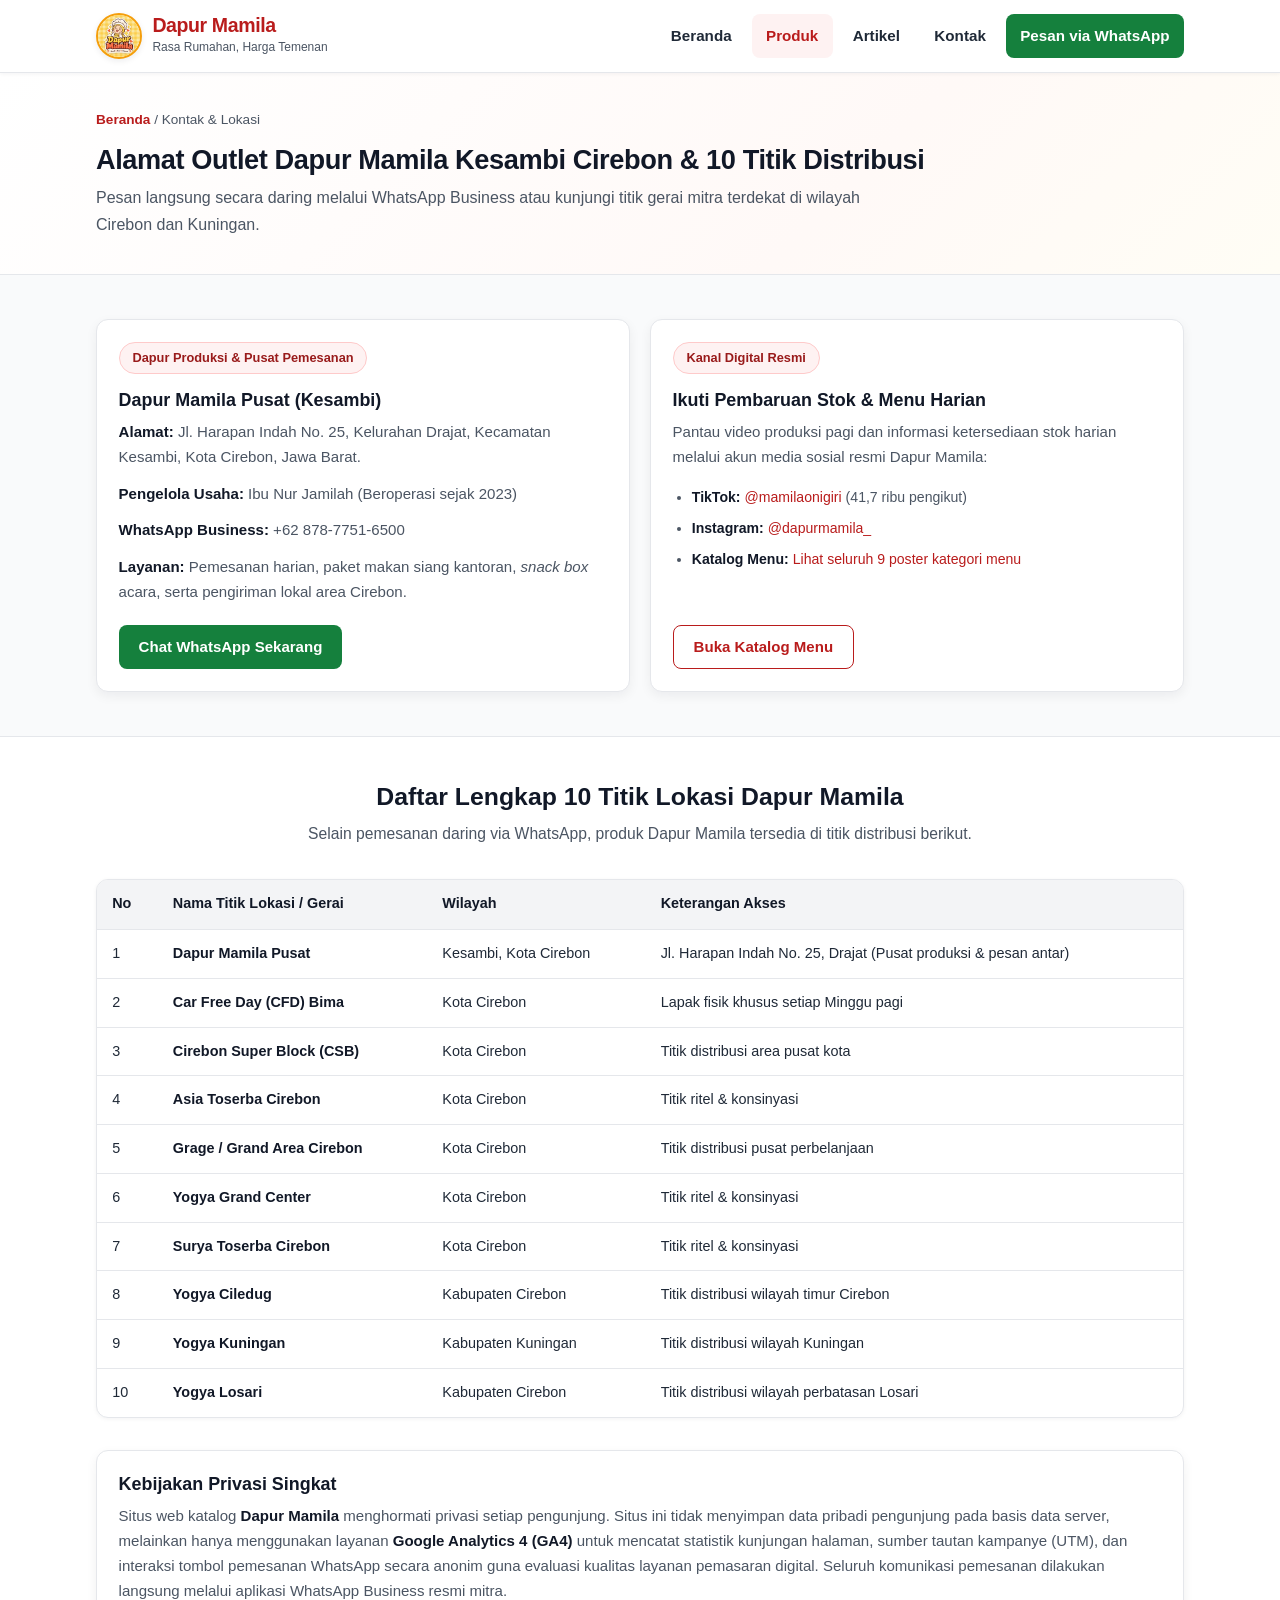
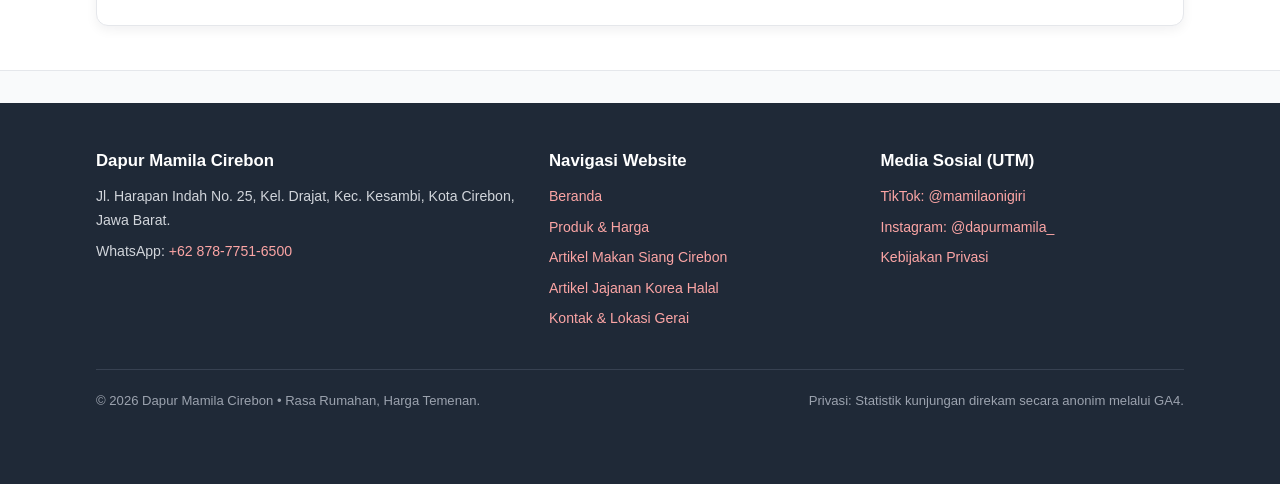
<file: kontak.html>
<!DOCTYPE html>
<html lang="id">
<head>
  <meta charset="UTF-8">
  <meta name="viewport" content="width=device-width, initial-scale=1.0">
  <title>Alamat Outlet Dapur Mamila Kesambi Cirebon &amp; 10 Titik Gerai</title>
  <meta name="description" content="Alamat outlet Dapur Mamila Kesambi Cirebon di Jl. Harapan Indah No. 25 Drajat, kontak WhatsApp +62 878-7751-6500, serta daftar 10 titik distribusi Cirebon &amp; Kuningan.">
  <link rel="canonical" href="https://usernamenyasyariefaja.github.io/dapur-mamila/kontak.html">

  <meta property="og:type" content="website">
  <meta property="og:title" content="Alamat Outlet Dapur Mamila Kesambi Cirebon &amp; 10 Titik Gerai">
  <meta property="og:description" content="Hubungi WhatsApp Dapur Mamila atau kunjungi 10 titik distribusi resmi di Cirebon dan Kuningan.">
  <meta property="og:url" content="https://usernamenyasyariefaja.github.io/dapur-mamila/kontak.html">
  <meta property="og:image" content="https://usernamenyasyariefaja.github.io/dapur-mamila/assets/img/poster-kimdak.jpg">

  <link rel="stylesheet" href="assets/css/style.css">
<!-- Tambahkan Favicon Logo Dapur Mamila di dalam <head> -->
  <link rel="icon" type="image/jpeg" href="assets/img/profile.jpg">
  <link rel="stylesheet" href="assets/css/style.css">
  <!-- Google Analytics 4 -->
  <script async src="https://www.googletagmanager.com/gtag/js?id=G-XXXXXXXXXX"></script>
  <script>
    window.dataLayer = window.dataLayer || [];
    function gtag() { dataLayer.push(arguments); }
    gtag('js', new Date());
    gtag('config', 'G-JTW48EKPYB');
  </script>
</head>
<body>
  <a class="skip-link" href="#konten-utama">Langsung ke informasi kontak</a>

  <!-- Ganti bagian <header> di kelima halaman HTML agar menampilkan foto profil di sisi kiri -->
  <header class="site-header">
    <div class="container nav-wrapper">
      <a href="index.html" class="brand" aria-label="Beranda Dapur Mamila">
        <img src="assets/img/profile.jpg" alt="Logo Dapur Mamila" class="brand-logo" width="48" height="48">
        <span class="brand-text">
          <span class="brand-name">Dapur Mamila</span>
          <span class="brand-tagline">Rasa Rumahan, Harga Temenan</span>
        </span>
      </a>

      <button id="nav-toggle" class="nav-toggle" type="button" aria-expanded="false" aria-controls="nav-menu">
        Menu ☰
      </button>

      <nav id="nav-menu" class="nav-menu" aria-label="Navigasi Utama">
        <a href="index.html">Beranda</a>
        <a href="produk.html" class="active">Produk</a>
        <a href="artikel-makan-siang-cirebon.html">Artikel</a>
        <a href="kontak.html">Kontak</a>
        <a href="https://wa.me/6287877516500?text=Halo%20Dapur%20Mamila,%20saya%20ingin%20memesan%20menu."
           class="btn btn-wa btn-sm track-wa" data-wa-label="Header CTA WhatsApp" target="_blank" rel="noopener">
          Pesan via WhatsApp
        </a>
      </nav>
    </div>
  </header>

  <main id="konten-utama">
    <section class="page-banner">
      <div class="container">
        <p class="breadcrumb"><a href="index.html">Beranda</a> / Kontak &amp; Lokasi</p>
        <h1>Alamat Outlet Dapur Mamila Kesambi Cirebon &amp; 10 Titik Distribusi</h1>
        <p>Pesan langsung secara daring melalui WhatsApp Business atau kunjungi titik gerai mitra terdekat di wilayah Cirebon dan Kuningan.</p>
      </div>
    </section>

    <section class="section">
      <div class="container grid-2">
        <article class="card">
          <div>
            <span class="badge">Dapur Produksi &amp; Pusat Pemesanan</span>
            <h2>Dapur Mamila Pusat (Kesambi)</h2>
            <p style="margin-bottom:0.75rem;">
              <strong>Alamat:</strong> Jl. Harapan Indah No. 25, Kelurahan Drajat, Kecamatan Kesambi, Kota Cirebon, Jawa Barat.
            </p>
            <p style="margin-bottom:0.75rem;">
              <strong>Pengelola Usaha:</strong> Ibu Nur Jamilah (Beroperasi sejak 2023)
            </p>
            <p style="margin-bottom:0.75rem;">
              <strong>WhatsApp Business:</strong> +62 878-7751-6500
            </p>
            <p style="margin-bottom:1.25rem;">
              <strong>Layanan:</strong> Pemesanan harian, paket makan siang kantoran, <em>snack box</em> acara, serta pengiriman lokal area Cirebon.
            </p>
          </div>
          <div>
            <a href="https://wa.me/6287877516500?text=Halo%20Dapur%20Mamila%20Kesambi,%20saya%20mau%20pesan%20menu."
               class="btn btn-wa track-wa" data-wa-label="Kontak Card Pusat WA" target="_blank" rel="noopener">
              Chat WhatsApp Sekarang
            </a>
          </div>
        </article>

        <article class="card">
          <div>
            <span class="badge">Kanal Digital Resmi</span>
            <h2>Ikuti Pembaruan Stok &amp; Menu Harian</h2>
            <p style="margin-bottom:1rem;">
              Pantau video produksi pagi dan informasi ketersediaan stok harian melalui akun media sosial resmi Dapur Mamila:
            </p>
            <ul style="margin-left:1.2rem; margin-bottom:1.25rem; color:var(--text-muted);">
              <li style="margin-bottom:0.5rem;">
                <strong>TikTok:</strong> <a href="https://www.tiktok.com/@mamilaonigiri?utm_source=website&utm_medium=kontak_page&utm_campaign=teman_lapar_cirebon" target="_blank" rel="noopener">@mamilaonigiri</a> (41,7 ribu pengikut)
              </li>
              <li style="margin-bottom:0.5rem;">
                <strong>Instagram:</strong> <a href="https://www.instagram.com/dapurmamila_/?utm_source=website&utm_medium=kontak_page&utm_campaign=teman_lapar_cirebon" target="_blank" rel="noopener">@dapurmamila_</a>
              </li>
              <li>
                <strong>Katalog Menu:</strong> <a href="produk.html">Lihat seluruh 9 poster kategori menu</a>
              </li>
            </ul>
          </div>
          <div>
            <a href="produk.html" class="btn btn-outline">Buka Katalog Menu</a>
          </div>
        </article>
      </div>
    </section>

    <section class="section section-alt" aria-labelledby="judul-daftar-gerai">
      <div class="container">
        <div class="section-header">
          <h2 id="judul-daftar-gerai">Daftar Lengkap 10 Titik Lokasi Dapur Mamila</h2>
          <p>Selain pemesanan daring via WhatsApp, produk Dapur Mamila tersedia di titik distribusi berikut.</p>
        </div>

        <div class="table-wrap">
          <table>
            <thead>
              <tr>
                <th>No</th>
                <th>Nama Titik Lokasi / Gerai</th>
                <th>Wilayah</th>
                <th>Keterangan Akses</th>
              </tr>
            </thead>
            <tbody>
              <tr>
                <td>1</td>
                <td><strong>Dapur Mamila Pusat</strong></td>
                <td>Kesambi, Kota Cirebon</td>
                <td>Jl. Harapan Indah No. 25, Drajat (Pusat produksi &amp; pesan antar)</td>
              </tr>
              <tr>
                <td>2</td>
                <td><strong>Car Free Day (CFD) Bima</strong></td>
                <td>Kota Cirebon</td>
                <td>Lapak fisik khusus setiap Minggu pagi</td>
              </tr>
              <tr>
                <td>3</td>
                <td><strong>Cirebon Super Block (CSB)</strong></td>
                <td>Kota Cirebon</td>
                <td>Titik distribusi area pusat kota</td>
              </tr>
              <tr>
                <td>4</td>
                <td><strong>Asia Toserba Cirebon</strong></td>
                <td>Kota Cirebon</td>
                <td>Titik ritel &amp; konsinyasi</td>
              </tr>
              <tr>
                <td>5</td>
                <td><strong>Grage / Grand Area Cirebon</strong></td>
                <td>Kota Cirebon</td>
                <td>Titik distribusi pusat perbelanjaan</td>
              </tr>
              <tr>
                <td>6</td>
                <td><strong>Yogya Grand Center</strong></td>
                <td>Kota Cirebon</td>
                <td>Titik ritel &amp; konsinyasi</td>
              </tr>
              <tr>
                <td>7</td>
                <td><strong>Surya Toserba Cirebon</strong></td>
                <td>Kota Cirebon</td>
                <td>Titik ritel &amp; konsinyasi</td>
              </tr>
              <tr>
                <td>8</td>
                <td><strong>Yogya Ciledug</strong></td>
                <td>Kabupaten Cirebon</td>
                <td>Titik distribusi wilayah timur Cirebon</td>
              </tr>
              <tr>
                <td>9</td>
                <td><strong>Yogya Kuningan</strong></td>
                <td>Kabupaten Kuningan</td>
                <td>Titik distribusi wilayah Kuningan</td>
              </tr>
              <tr>
                <td>10</td>
                <td><strong>Yogya Losari</strong></td>
                <td>Kabupaten Cirebon</td>
                <td>Titik distribusi wilayah perbatasan Losari</td>
              </tr>
            </tbody>
          </table>
        </div>

        <div id="kebijakan-privasi" class="card" style="margin-top:2rem;">
          <h2>Kebijakan Privasi Singkat</h2>
          <p>
            Situs web katalog <strong>Dapur Mamila</strong> menghormati privasi setiap pengunjung. Situs ini tidak menyimpan data pribadi pengunjung pada basis data server, melainkan hanya menggunakan layanan <strong>Google Analytics 4 (GA4)</strong> untuk mencatat statistik kunjungan halaman, sumber tautan kampanye (UTM), dan interaksi tombol pemesanan WhatsApp secara anonim guna evaluasi kualitas layanan pemasaran digital. Seluruh komunikasi pemesanan dilakukan langsung melalui aplikasi WhatsApp Business resmi mitra.
          </p>
        </div>
      </div>
    </section>
  </main>

  <footer class="site-footer">
    <div class="container">
      <div class="footer-grid">
        <div>
          <h2>Dapur Mamila Cirebon</h2>
          <p>Jl. Harapan Indah No. 25, Kel. Drajat, Kec. Kesambi, Kota Cirebon, Jawa Barat.</p>
          <p style="margin-top:0.5rem;">WhatsApp: <a href="https://wa.me/6287877516500" class="track-wa" data-wa-label="Kontak Footer WA">+62 878-7751-6500</a></p>
        </div>
        <div>
          <h3>Navigasi Website</h3>
          <ul>
            <li><a href="index.html">Beranda</a></li>
            <li><a href="produk.html">Produk &amp; Harga</a></li>
            <li><a href="artikel-makan-siang-cirebon.html">Artikel Makan Siang Cirebon</a></li>
            <li><a href="artikel-jajanan-korea-halal.html">Artikel Jajanan Korea Halal</a></li>
            <li><a href="kontak.html">Kontak &amp; Lokasi Gerai</a></li>
          </ul>
        </div>
        <div>
          <h3>Media Sosial (UTM)</h3>
          <ul>
            <li><a href="https://www.tiktok.com/@mamilaonigiri?utm_source=website&utm_medium=footer&utm_campaign=teman_lapar_cirebon" target="_blank" rel="noopener">TikTok: @mamilaonigiri</a></li>
            <li><a href="https://www.instagram.com/dapurmamila_/?utm_source=website&utm_medium=footer&utm_campaign=teman_lapar_cirebon" target="_blank" rel="noopener">Instagram: @dapurmamila_</a></li>
            <li><a href="#kebijakan-privasi">Kebijakan Privasi</a></li>
          </ul>
        </div>
      </div>
      <div class="footer-bottom">
        <span>© 2026 Dapur Mamila Cirebon • Rasa Rumahan, Harga Temenan.</span>
        <span>Privasi: Statistik kunjungan direkam secara anonim melalui GA4.</span>
      </div>
    </div>
  </footer>

  <script src="assets/js/main.js"></script>
</body>
</html>
</file>
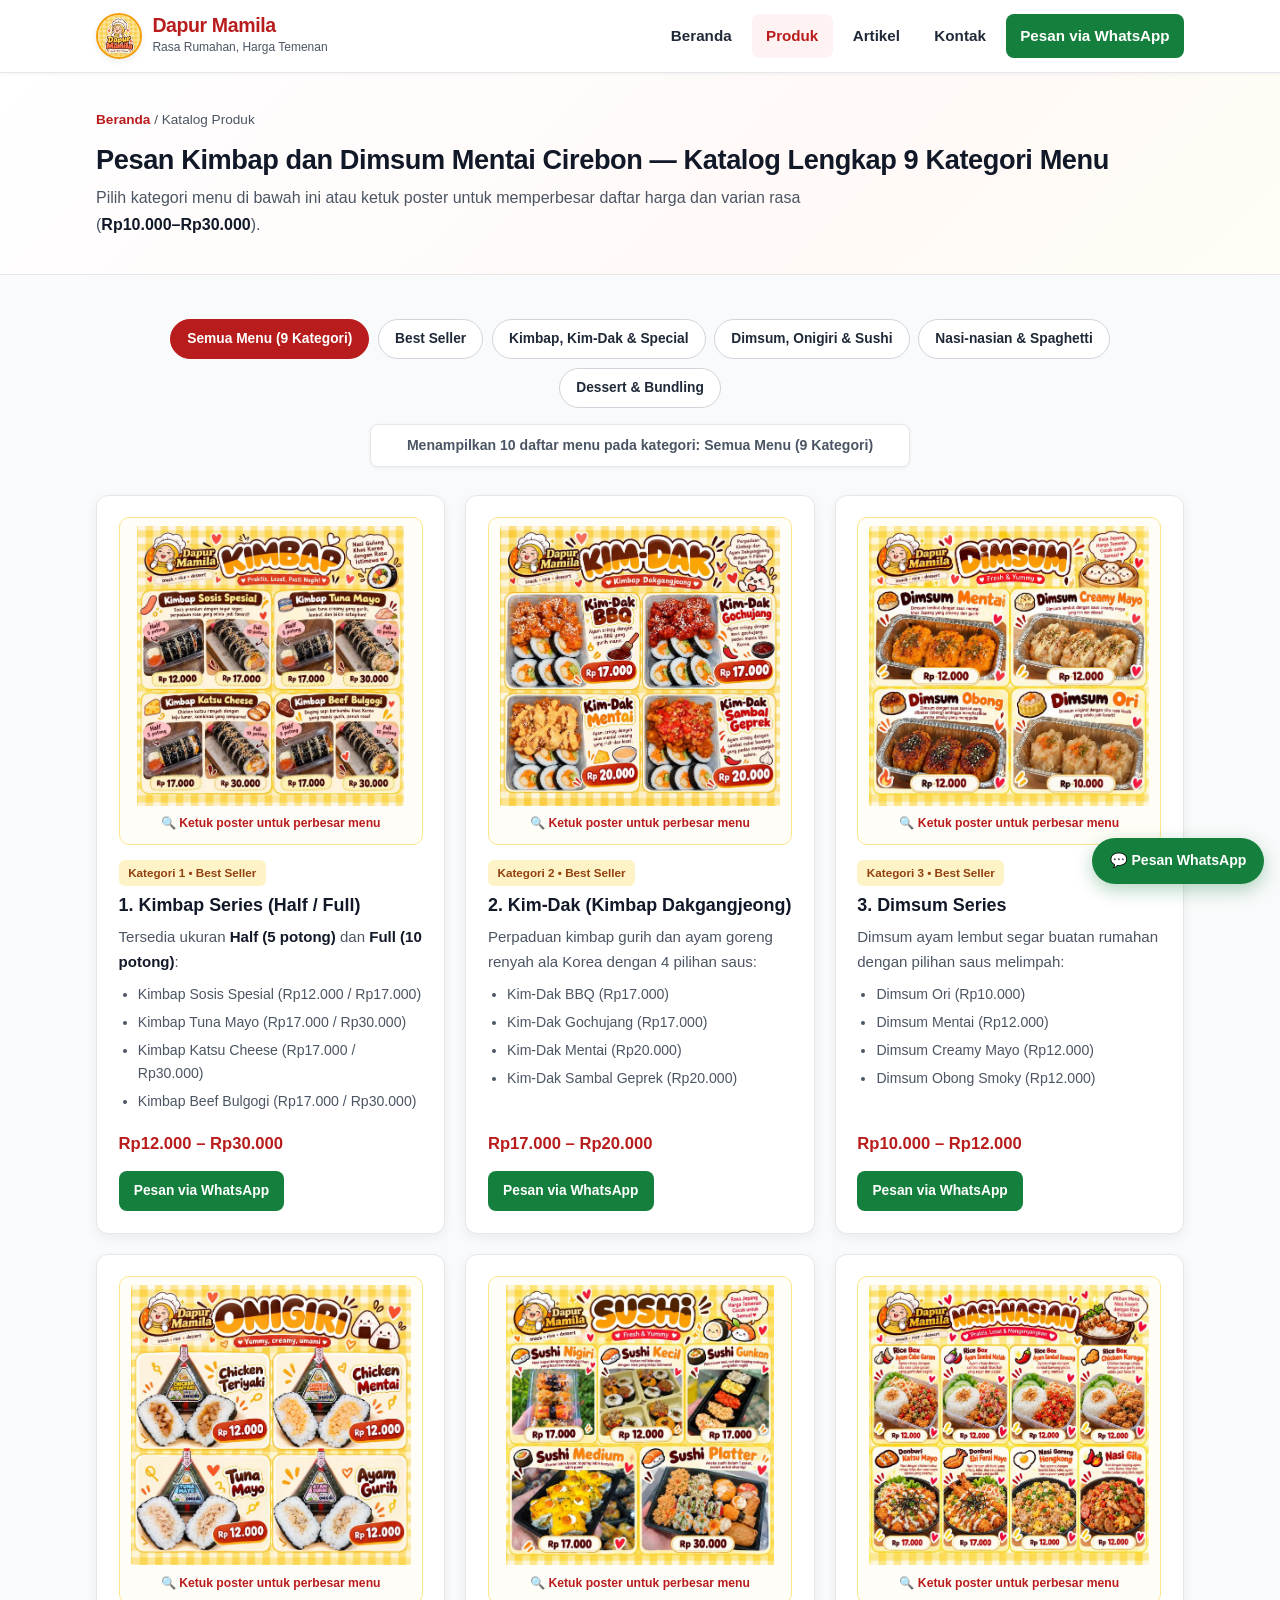
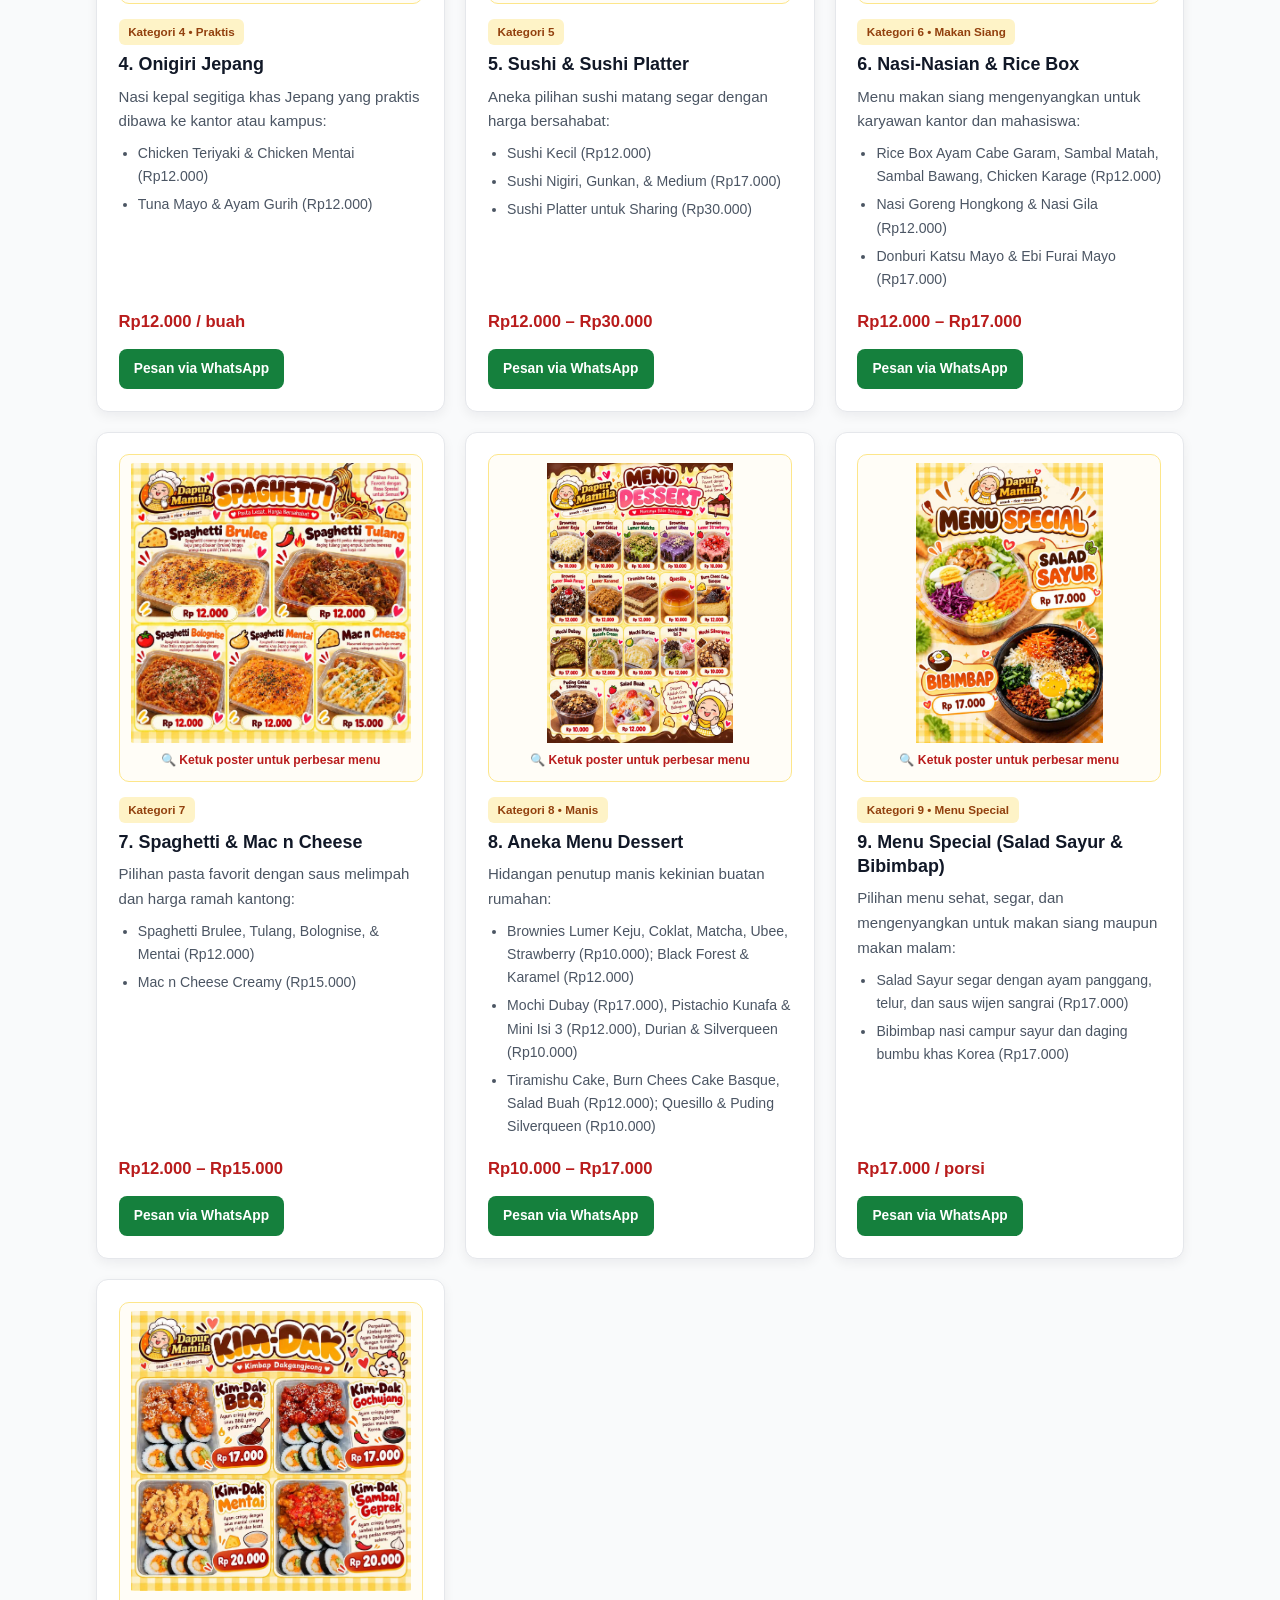
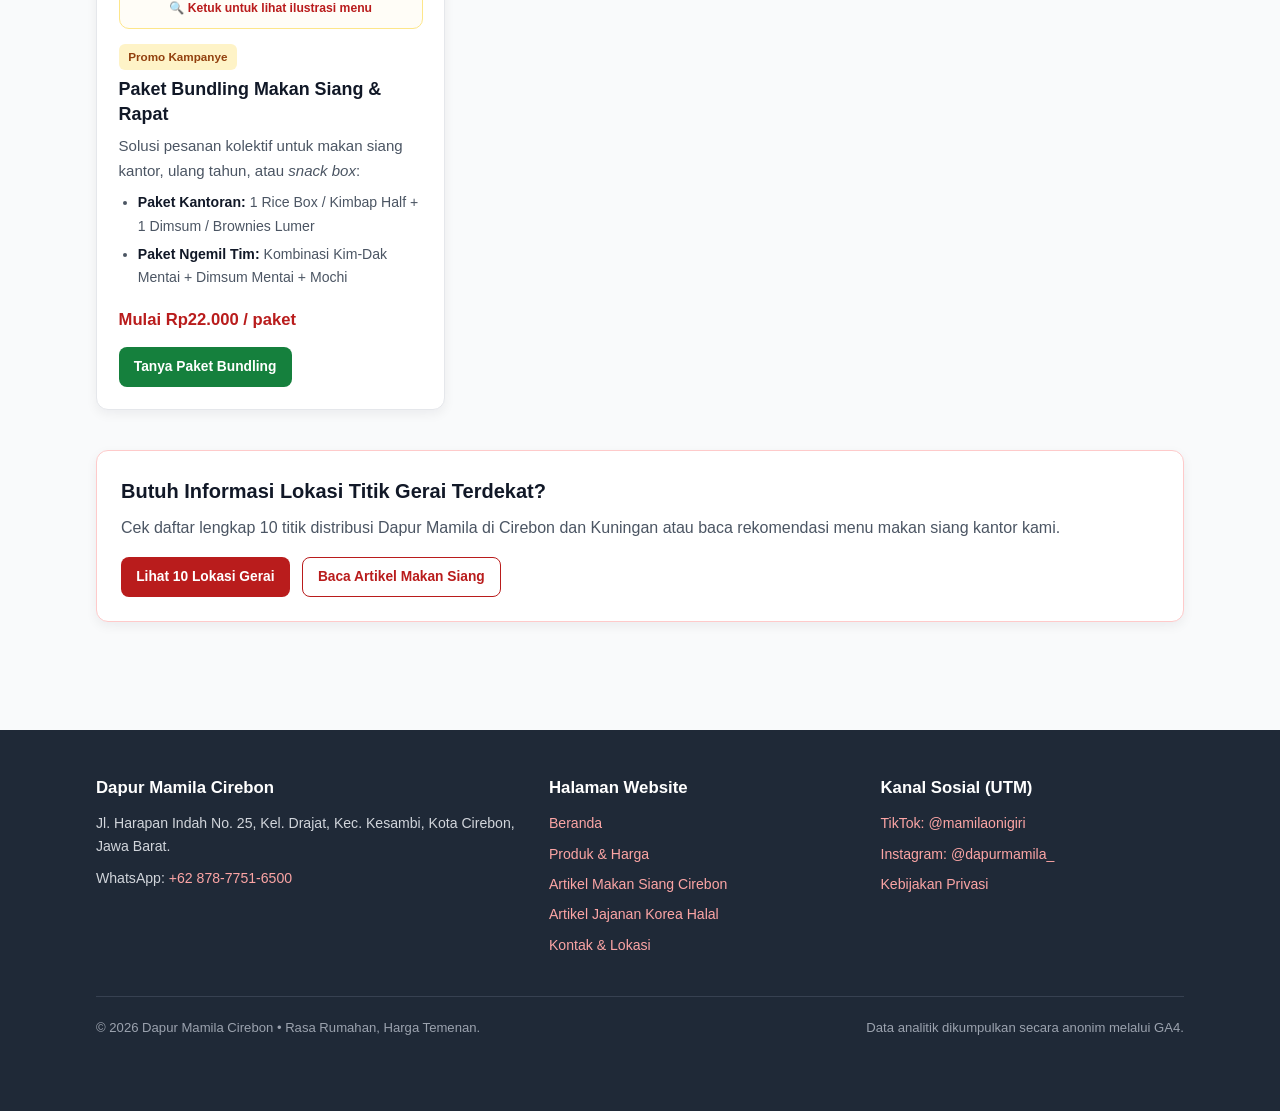
<file: produk.html>
<!DOCTYPE html>
<html lang="id">
<head>
  <meta charset="UTF-8">
  <meta name="viewport" content="width=device-width, initial-scale=1.0">
  <title>Pesan Kimbap dan Dimsum Mentai Cirebon | Katalog Dapur Mamila</title>
  <meta name="description" content="Pesan kimbap dan dimsum mentai Cirebon di Dapur Mamila. Tersedia 9 poster kategori menu lengkap: Kimbap, Kim-Dak, Dimsum, Onigiri, Sushi, Nasi-nasian, Spaghetti, Dessert &amp; Menu Special.">
  <link rel="canonical" href="https://usernamenyasyariefaja.github.io/dapur-mamila/produk.html">

  <meta property="og:type" content="website">
  <meta property="og:title" content="Pesan Kimbap dan Dimsum Mentai Cirebon | Dapur Mamila">
  <meta property="og:description" content="Daftar lengkap 9 kategori menu dan Paket Bundling Hemat Dapur Mamila Cirebon mulai Rp10.000.">
  <meta property="og:url" content="https://usernamenyasyariefaja.github.io/dapur-mamila/produk.html">
  <meta property="og:image" content="https://usernamenyasyariefaja.github.io/dapur-mamila/assets/img/poster-kimbap.jpg">

  <link rel="icon" type="image/jpeg" href="assets/img/profile.jpg">
  <link rel="stylesheet" href="assets/css/style.css">

  <script async src="https://www.googletagmanager.com/gtag/js?id=G-JTW48EKPYB"></script>
  <script>
    window.dataLayer = window.dataLayer || [];
    function gtag() { dataLayer.push(arguments); }
    gtag('js', new Date());
    gtag('config', 'G-XXXXXXXXXX');
  </script>
</head>
<body>
  <a class="skip-link" href="#konten-utama">Langsung ke katalog produk</a>

  <header class="site-header">
    <div class="container nav-wrapper">
      <a href="index.html" class="brand" aria-label="Beranda Dapur Mamila">
        <img src="assets/img/profile.jpg" alt="Logo Dapur Mamila" class="brand-logo" width="48" height="48">
        <span class="brand-text">
          <span class="brand-name">Dapur Mamila</span>
          <span class="brand-tagline">Rasa Rumahan, Harga Temenan</span>
        </span>
      </a>
      <button id="nav-toggle" class="nav-toggle" type="button" aria-expanded="false" aria-controls="nav-menu">Menu ☰</button>
      <nav id="nav-menu" class="nav-menu" aria-label="Navigasi Utama">
        <a href="index.html">Beranda</a>
        <a href="produk.html" class="active">Produk</a>
        <a href="artikel-makan-siang-cirebon.html">Artikel</a>
        <a href="kontak.html">Kontak</a>
        <a href="https://wa.me/6287877516500?text=Halo%20Dapur%20Mamila,%20saya%20ingin%20memesan%20dari%20halaman%20Katalog."
           class="btn btn-wa btn-sm track-wa" data-wa-label="Produk Header WA" target="_blank" rel="noopener">
          Pesan via WhatsApp
        </a>
      </nav>
    </div>
  </header>

  <main id="konten-utama">
    <section class="page-banner">
      <div class="container">
        <p class="breadcrumb"><a href="index.html">Beranda</a> / Katalog Produk</p>
        <h1>Pesan Kimbap dan Dimsum Mentai Cirebon — Katalog Lengkap 9 Kategori Menu</h1>
        <p>
          Pilih kategori menu di bawah ini atau ketuk poster untuk memperbesar daftar harga dan varian rasa (<strong>Rp10.000–Rp30.000</strong>).
        </p>
      </div>
    </section>

    <section class="section">
      <div class="container">
        <div class="filter-bar" role="group" aria-label="Filter Kategori Menu">
          <button type="button" class="filter-btn active" data-filter="all">Semua Menu (9 Kategori)</button>
          <button type="button" class="filter-btn" data-filter="bestseller">Best Seller</button>
          <button type="button" class="filter-btn" data-filter="korea">Kimbap, Kim-Dak &amp; Special</button>
          <button type="button" class="filter-btn" data-filter="jepang">Dimsum, Onigiri &amp; Sushi</button>
          <button type="button" class="filter-btn" data-filter="makansiang">Nasi-nasian &amp; Spaghetti</button>
          <button type="button" class="filter-btn" data-filter="dessert">Dessert &amp; Bundling</button>
        </div>

        <p id="filter-status" class="filter-status" aria-live="polite">
          Menampilkan 10 daftar menu pada kategori: Semua Menu (9 Kategori)
        </p>

        <div class="grid-3">
          <article class="card product-item" data-category="bestseller korea">
            <div>
              <a href="assets/img/poster-kimbap.jpg" target="_blank" rel="noopener" class="poster-frame" title="Ketuk untuk memperbesar poster Kimbap">
                <img src="assets/img/poster-kimbap.jpg" loading="lazy" alt="Poster Menu Kimbap Dapur Mamila: Sosis Spesial, Tuna Mayo, Katsu Cheese, dan Beef Bulgogi" width="450" height="450">
                <span class="zoom-hint">🔍 Ketuk poster untuk perbesar menu</span>
              </a>
              <span class="tag-best">Kategori 1 • Best Seller</span>
              <h2>1. Kimbap Series (Half / Full)</h2>
              <p>Tersedia ukuran <strong>Half (5 potong)</strong> dan <strong>Full (10 potong)</strong>:</p>
              <ul style="margin:0.5rem 0 0 1.2rem; font-size:0.88rem; color:var(--text-muted);">
                <li>Kimbap Sosis Spesial (Rp12.000 / Rp17.000)</li>
                <li>Kimbap Tuna Mayo (Rp17.000 / Rp30.000)</li>
                <li>Kimbap Katsu Cheese (Rp17.000 / Rp30.000)</li>
                <li>Kimbap Beef Bulgogi (Rp17.000 / Rp30.000)</li>
              </ul>
            </div>
            <div>
              <span class="price-tag">Rp12.000 – Rp30.000</span>
              <a href="https://wa.me/6287877516500?text=Halo%20Dapur%20Mamila,%20saya%20mau%20pesan%20Kimbap%20(Varian/Ukuran:%20...)"
                 class="btn btn-wa btn-sm track-wa" data-wa-label="Produk Kimbap WA" target="_blank" rel="noopener">
                Pesan via WhatsApp
              </a>
            </div>
          </article>

          <article class="card product-item" data-category="bestseller korea">
            <div>
              <a href="assets/img/poster-kimdak.jpg" target="_blank" rel="noopener" class="poster-frame" title="Ketuk untuk memperbesar poster Kim-Dak">
                <img src="assets/img/poster-kimdak.jpg" loading="lazy" alt="Poster Menu Kim-Dak Dapur Mamila: BBQ, Gochujang, Mentai, dan Sambal Geprek" width="450" height="450">
                <span class="zoom-hint">🔍 Ketuk poster untuk perbesar menu</span>
              </a>
              <span class="tag-best">Kategori 2 • Best Seller</span>
              <h2>2. Kim-Dak (Kimbap Dakgangjeong)</h2>
              <p>Perpaduan kimbap gurih dan ayam goreng renyah ala Korea dengan 4 pilihan saus:</p>
              <ul style="margin:0.5rem 0 0 1.2rem; font-size:0.88rem; color:var(--text-muted);">
                <li>Kim-Dak BBQ (Rp17.000)</li>
                <li>Kim-Dak Gochujang (Rp17.000)</li>
                <li>Kim-Dak Mentai (Rp20.000)</li>
                <li>Kim-Dak Sambal Geprek (Rp20.000)</li>
              </ul>
            </div>
            <div>
              <span class="price-tag">Rp17.000 – Rp20.000</span>
              <a href="https://wa.me/6287877516500?text=Halo%20Dapur%20Mamila,%20saya%20mau%20pesan%20Kim-Dak%20(Varian:%20...)"
                 class="btn btn-wa btn-sm track-wa" data-wa-label="Produk Kim-Dak WA" target="_blank" rel="noopener">
                Pesan via WhatsApp
              </a>
            </div>
          </article>

          <article class="card product-item" data-category="bestseller jepang">
            <div>
              <a href="assets/img/poster-dimsum.jpg" target="_blank" rel="noopener" class="poster-frame" title="Ketuk untuk memperbesar poster Dimsum">
                <img src="assets/img/poster-dimsum.jpg" loading="lazy" alt="Poster Menu Dimsum Dapur Mamila: Mentai, Creamy Mayo, Obong, dan Ori" width="450" height="450">
                <span class="zoom-hint">🔍 Ketuk poster untuk perbesar menu</span>
              </a>
              <span class="tag-best">Kategori 3 • Best Seller</span>
              <h2>3. Dimsum Series</h2>
              <p>Dimsum ayam lembut segar buatan rumahan dengan pilihan saus melimpah:</p>
              <ul style="margin:0.5rem 0 0 1.2rem; font-size:0.88rem; color:var(--text-muted);">
                <li>Dimsum Ori (Rp10.000)</li>
                <li>Dimsum Mentai (Rp12.000)</li>
                <li>Dimsum Creamy Mayo (Rp12.000)</li>
                <li>Dimsum Obong Smoky (Rp12.000)</li>
              </ul>
            </div>
            <div>
              <span class="price-tag">Rp10.000 – Rp12.000</span>
              <a href="https://wa.me/6287877516500?text=Halo%20Dapur%20Mamila,%20saya%20mau%20pesan%20Dimsum%20(Varian:%20...)"
                 class="btn btn-wa btn-sm track-wa" data-wa-label="Produk Dimsum WA" target="_blank" rel="noopener">
                Pesan via WhatsApp
              </a>
            </div>
          </article>

          <article class="card product-item" data-category="jepang">
            <div>
              <a href="assets/img/poster-onigiri.jpg" target="_blank" rel="noopener" class="poster-frame" title="Ketuk untuk memperbesar poster Onigiri">
                <img src="assets/img/poster-onigiri.jpg" loading="lazy" alt="Poster Menu Onigiri Dapur Mamila: Chicken Teriyaki, Chicken Mentai, Tuna Mayo, dan Ayam Gurih" width="450" height="450">
                <span class="zoom-hint">🔍 Ketuk poster untuk perbesar menu</span>
              </a>
              <span class="tag-best">Kategori 4 • Praktis</span>
              <h2>4. Onigiri Jepang</h2>
              <p>Nasi kepal segitiga khas Jepang yang praktis dibawa ke kantor atau kampus:</p>
              <ul style="margin:0.5rem 0 0 1.2rem; font-size:0.88rem; color:var(--text-muted);">
                <li>Chicken Teriyaki &amp; Chicken Mentai (Rp12.000)</li>
                <li>Tuna Mayo &amp; Ayam Gurih (Rp12.000)</li>
              </ul>
            </div>
            <div>
              <span class="price-tag">Rp12.000 / buah</span>
              <a href="https://wa.me/6287877516500?text=Halo%20Dapur%20Mamila,%20saya%20mau%20pesan%20Onigiri%20(Varian:%20...)"
                 class="btn btn-wa btn-sm track-wa" data-wa-label="Produk Onigiri WA" target="_blank" rel="noopener">
                Pesan via WhatsApp
              </a>
            </div>
          </article>

          <article class="card product-item" data-category="jepang">
            <div>
              <a href="assets/img/poster-sushi.jpg" target="_blank" rel="noopener" class="poster-frame" title="Ketuk untuk memperbesar poster Sushi">
                <img src="assets/img/poster-sushi.jpg" loading="lazy" alt="Poster Menu Sushi Dapur Mamila: Sushi Nigiri, Kecil, Gunkan, Medium, dan Sushi Platter" width="450" height="450">
                <span class="zoom-hint">🔍 Ketuk poster untuk perbesar menu</span>
              </a>
              <span class="tag-best">Kategori 5</span>
              <h2>5. Sushi &amp; Sushi Platter</h2>
              <p>Aneka pilihan sushi matang segar dengan harga bersahabat:</p>
              <ul style="margin:0.5rem 0 0 1.2rem; font-size:0.88rem; color:var(--text-muted);">
                <li>Sushi Kecil (Rp12.000)</li>
                <li>Sushi Nigiri, Gunkan, &amp; Medium (Rp17.000)</li>
                <li>Sushi Platter untuk Sharing (Rp30.000)</li>
              </ul>
            </div>
            <div>
              <span class="price-tag">Rp12.000 – Rp30.000</span>
              <a href="https://wa.me/6287877516500?text=Halo%20Dapur%20Mamila,%20saya%20mau%20pesan%20Sushi%20(Varian:%20...)"
                 class="btn btn-wa btn-sm track-wa" data-wa-label="Produk Sushi WA" target="_blank" rel="noopener">
                Pesan via WhatsApp
              </a>
            </div>
          </article>

          <article class="card product-item" data-category="makansiang">
            <div>
              <a href="assets/img/poster-nasi-nasian.jpg" target="_blank" rel="noopener" class="poster-frame" title="Ketuk untuk memperbesar poster Nasi-Nasian">
                <img src="assets/img/poster-nasi-nasian.jpg" loading="lazy" alt="Poster Menu Nasi-Nasian Dapur Mamila: Rice Box, Donburi, Nasi Goreng Hongkong, dan Nasi Gila" width="450" height="450">
                <span class="zoom-hint">🔍 Ketuk poster untuk perbesar menu</span>
              </a>
              <span class="tag-best">Kategori 6 • Makan Siang</span>
              <h2>6. Nasi-Nasian &amp; Rice Box</h2>
              <p>Menu makan siang mengenyangkan untuk karyawan kantor dan mahasiswa:</p>
              <ul style="margin:0.5rem 0 0 1.2rem; font-size:0.88rem; color:var(--text-muted);">
                <li>Rice Box Ayam Cabe Garam, Sambal Matah, Sambal Bawang, Chicken Karage (Rp12.000)</li>
                <li>Nasi Goreng Hongkong &amp; Nasi Gila (Rp12.000)</li>
                <li>Donburi Katsu Mayo &amp; Ebi Furai Mayo (Rp17.000)</li>
              </ul>
            </div>
            <div>
              <span class="price-tag">Rp12.000 – Rp17.000</span>
              <a href="https://wa.me/6287877516500?text=Halo%20Dapur%20Mamila,%20saya%20mau%20pesan%20Nasi-Nasian%20(Varian:%20...)"
                 class="btn btn-wa btn-sm track-wa" data-wa-label="Produk RiceBox WA" target="_blank" rel="noopener">
                Pesan via WhatsApp
              </a>
            </div>
          </article>

          <article class="card product-item" data-category="makansiang">
            <div>
              <a href="assets/img/poster-spaghetti.jpg" target="_blank" rel="noopener" class="poster-frame" title="Ketuk untuk memperbesar poster Spaghetti">
                <img src="assets/img/poster-spaghetti.jpg" loading="lazy" alt="Poster Menu Spaghetti Dapur Mamila: Brulee, Tulang, Bolognise, Mentai, dan Mac n Cheese" width="450" height="450">
                <span class="zoom-hint">🔍 Ketuk poster untuk perbesar menu</span>
              </a>
              <span class="tag-best">Kategori 7</span>
              <h2>7. Spaghetti &amp; Mac n Cheese</h2>
              <p>Pilihan pasta favorit dengan saus melimpah dan harga ramah kantong:</p>
              <ul style="margin:0.5rem 0 0 1.2rem; font-size:0.88rem; color:var(--text-muted);">
                <li>Spaghetti Brulee, Tulang, Bolognise, &amp; Mentai (Rp12.000)</li>
                <li>Mac n Cheese Creamy (Rp15.000)</li>
              </ul>
            </div>
            <div>
              <span class="price-tag">Rp12.000 – Rp15.000</span>
              <a href="https://wa.me/6287877516500?text=Halo%20Dapur%20Mamila,%20saya%20mau%20pesan%20Spaghetti/Mac%20n%20Cheese."
                 class="btn btn-wa btn-sm track-wa" data-wa-label="Produk Pasta WA" target="_blank" rel="noopener">
                Pesan via WhatsApp
              </a>
            </div>
          </article>

          <article class="card product-item" data-category="dessert">
            <div>
              <a href="assets/img/poster-dessert.jpg" target="_blank" rel="noopener" class="poster-frame" title="Ketuk untuk memperbesar poster Menu Dessert">
                <img src="assets/img/poster-dessert.jpg" loading="lazy" alt="Poster Menu Dessert Dapur Mamila: Brownies Lumer, Mochi Dubai, Tiramishu, Cheesecake, dan Salad Buah" width="426" height="640">
                <span class="zoom-hint">🔍 Ketuk poster untuk perbesar menu</span>
              </a>
              <span class="tag-best">Kategori 8 • Manis</span>
              <h2>8. Aneka Menu Dessert</h2>
              <p>Hidangan penutup manis kekinian buatan rumahan:</p>
              <ul style="margin:0.5rem 0 0 1.2rem; font-size:0.88rem; color:var(--text-muted);">
                <li>Brownies Lumer Keju, Coklat, Matcha, Ubee, Strawberry (Rp10.000); Black Forest &amp; Karamel (Rp12.000)</li>
                <li>Mochi Dubay (Rp17.000), Pistachio Kunafa &amp; Mini Isi 3 (Rp12.000), Durian &amp; Silverqueen (Rp10.000)</li>
                <li>Tiramishu Cake, Burn Chees Cake Basque, Salad Buah (Rp12.000); Quesillo &amp; Puding Silverqueen (Rp10.000)</li>
              </ul>
            </div>
            <div>
              <span class="price-tag">Rp10.000 – Rp17.000</span>
              <a href="https://wa.me/6287877516500?text=Halo%20Dapur%20Mamila,%20saya%20mau%20pesan%20Dessert%20(Varian:%20...)"
                 class="btn btn-wa btn-sm track-wa" data-wa-label="Produk Dessert WA" target="_blank" rel="noopener">
                Pesan via WhatsApp
              </a>
            </div>
          </article>

          <article class="card product-item" data-category="bestseller korea makansiang">
            <div>
              <a href="assets/img/poster-menu-special.jpg" target="_blank" rel="noopener" class="poster-frame" title="Ketuk untuk memperbesar poster Menu Special">
                <img src="assets/img/poster-menu-special.jpg" loading="lazy" alt="Poster Menu Special Dapur Mamila: Salad Sayur Rp17.000 dan Bibimbap Rp17.000" width="426" height="640">
                <span class="zoom-hint">🔍 Ketuk poster untuk perbesar menu</span>
              </a>
              <span class="tag-best">Kategori 9 • Menu Special</span>
              <h2>9. Menu Special (Salad Sayur &amp; Bibimbap)</h2>
              <p>Pilihan menu sehat, segar, dan mengenyangkan untuk makan siang maupun makan malam:</p>
              <ul style="margin:0.5rem 0 0 1.2rem; font-size:0.88rem; color:var(--text-muted);">
                <li>Salad Sayur segar dengan ayam panggang, telur, dan saus wijen sangrai (Rp17.000)</li>
                <li>Bibimbap nasi campur sayur dan daging bumbu khas Korea (Rp17.000)</li>
              </ul>
            </div>
            <div>
              <span class="price-tag">Rp17.000 / porsi</span>
              <a href="https://wa.me/6287877516500?text=Halo%20Dapur%20Mamila,%20saya%20mau%20pesan%20Menu%20Special%20(Salad%20Sayur%20/%20Bibimbap)"
                 class="btn btn-wa btn-sm track-wa" data-wa-label="Produk Menu Special WA" target="_blank" rel="noopener">
                Pesan via WhatsApp
              </a>
            </div>
          </article>

          <article class="card product-item" data-category="bestseller makansiang dessert">
            <div>
              <a href="assets/img/poster-kimdak.jpg" target="_blank" rel="noopener" class="poster-frame" title="Ketuk untuk memperbesar poster paket">
                <img src="assets/img/poster-kimdak.jpg" loading="lazy" alt="Paket Bundling Makan Siang Kantoran dan Rapat Dapur Mamila Cirebon" width="450" height="450">
                <span class="zoom-hint">🔍 Ketuk untuk lihat ilustrasi menu</span>
              </a>
              <span class="tag-best">Promo Kampanye</span>
              <h2>Paket Bundling Makan Siang &amp; Rapat</h2>
              <p>Solusi pesanan kolektif untuk makan siang kantor, ulang tahun, atau <em>snack box</em>:</p>
              <ul style="margin:0.5rem 0 0 1.2rem; font-size:0.88rem; color:var(--text-muted);">
                <li><strong>Paket Kantoran:</strong> 1 Rice Box / Kimbap Half + 1 Dimsum / Brownies Lumer</li>
                <li><strong>Paket Ngemil Tim:</strong> Kombinasi Kim-Dak Mentai + Dimsum Mentai + Mochi</li>
              </ul>
            </div>
            <div>
              <span class="price-tag">Mulai Rp22.000 / paket</span>
              <a href="https://wa.me/6287877516500?text=Halo%20Dapur%20Mamila,%20saya%20mau%20konsultasi%20Paket%20Bundling%20Kantoran/Acara."
                 class="btn btn-wa btn-sm track-wa" data-wa-label="Produk Bundling WA" target="_blank" rel="noopener">
                Tanya Paket Bundling
              </a>
            </div>
          </article>
        </div>

        <div class="cta-box" style="margin-top:2.5rem;">
          <h2>Butuh Informasi Lokasi Titik Gerai Terdekat?</h2>
          <p style="margin-bottom:1rem;">
            Cek daftar lengkap 10 titik distribusi Dapur Mamila di Cirebon dan Kuningan atau baca rekomendasi menu makan siang kantor kami.
          </p>
          <div class="hero-actions">
            <a href="kontak.html" class="btn btn-primary btn-sm">Lihat 10 Lokasi Gerai</a>
            <a href="artikel-makan-siang-cirebon.html" class="btn btn-outline btn-sm">Baca Artikel Makan Siang</a>
          </div>
        </div>
      </div>
    </section>
  </main>

  <a href="https://wa.me/6287877516500?text=Halo%20Dapur%20Mamila,%20saya%20ingin%20memesan%20menu."
     class="floating-wa track-wa" data-wa-label="Floating WhatsApp" target="_blank" rel="noopener">
    💬 Pesan WhatsApp
  </a>

  <footer class="site-footer">
    <div class="container">
      <div class="footer-grid">
        <div>
          <h2>Dapur Mamila Cirebon</h2>
          <p>Jl. Harapan Indah No. 25, Kel. Drajat, Kec. Kesambi, Kota Cirebon, Jawa Barat.</p>
          <p style="margin-top:0.5rem;">WhatsApp: <a href="https://wa.me/6287877516500" class="track-wa" data-wa-label="Produk Footer WA">+62 878-7751-6500</a></p>
        </div>
        <div>
          <h3>Halaman Website</h3>
          <ul>
            <li><a href="index.html">Beranda</a></li>
            <li><a href="produk.html">Produk &amp; Harga</a></li>
            <li><a href="artikel-makan-siang-cirebon.html">Artikel Makan Siang Cirebon</a></li>
            <li><a href="artikel-jajanan-korea-halal.html">Artikel Jajanan Korea Halal</a></li>
            <li><a href="kontak.html">Kontak &amp; Lokasi</a></li>
          </ul>
        </div>
        <div>
          <h3>Kanal Sosial (UTM)</h3>
          <ul>
            <li><a href="https://www.tiktok.com/@mamilaonigiri?utm_source=website&utm_medium=footer&utm_campaign=teman_lapar_cirebon" target="_blank" rel="noopener">TikTok: @mamilaonigiri</a></li>
            <li><a href="https://www.instagram.com/dapurmamila_/?utm_source=website&utm_medium=footer&utm_campaign=teman_lapar_cirebon" target="_blank" rel="noopener">Instagram: @dapurmamila_</a></li>
            <li><a href="kontak.html#kebijakan-privasi">Kebijakan Privasi</a></li>
          </ul>
        </div>
      </div>
      <div class="footer-bottom">
        <span>© 2026 Dapur Mamila Cirebon • Rasa Rumahan, Harga Temenan.</span>
        <span>Data analitik dikumpulkan secara anonim melalui GA4.</span>
      </div>
    </div>
  </footer>

  <script src="assets/js/main.js"></script>
  <script>
    if (!window.__dmInitialized) {
      var t = document.getElementById("nav-toggle");
      var m = document.getElementById("nav-menu");
      if (t && m) {
        t.onclick = function () {
          var o = m.classList.toggle("open");
          t.textContent = o ? "Tutup ✕" : "Menu ☰";
        };
      }
      var btns = document.querySelectorAll(".filter-btn");
      var cards = document.querySelectorAll(".product-item");
      var st = document.getElementById("filter-status");
      btns.forEach(function (b) {
        b.onclick = function () {
          btns.forEach(function (x) { x.classList.remove("active"); });
          b.classList.add("active");
          var f = b.getAttribute("data-filter"), c = 0;
          cards.forEach(function (card) {
            var show = f === "all" || (card.getAttribute("data-category") || "").indexOf(f) !== -1;
            card.style.display = show ? "flex" : "none";
            if (show) c++;
          });
          if (st) st.textContent = "Menampilkan " + c + " daftar menu pada kategori: " + b.textContent.trim();
        };
      });
    }
  </script>
</body>
</html>
</file>
<file: assets/css/style.css>
/* ==========================================================================
   STYLESHEET UTAMA - DAPUR MAMILA CIREBON
   Tema: Putih Bersih, Lembut di Mata & Ramah Pengguna (Mobile-First 360px+)
   Komponen: Header Profil, Katalog Poster, Filter Kategori, Modal & Footer
   ========================================================================== */

:root {
  --primary: #b91c1c;
  --primary-dark: #991b1b;
  --primary-soft: #fef2f2;
  --accent: #d97706;
  --accent-soft: #fffbeb;
  --wa-green: #15803d;
  --wa-green-dark: #166534;
  --bg-body: #f9fafb;
  --bg-card: #ffffff;
  --bg-alt: #f3f4f6;
  --text-main: #1f2937;
  --text-heading: #111827;
  --text-muted: #4b5563;
  --border: #e5e7eb;
  --border-strong: #d1d5db;
  --radius-sm: 8px;
  --radius: 12px;
  --radius-lg: 16px;
  --shadow-sm: 0 1px 4px rgba(17, 24, 39, 0.05);
  --shadow: 0 4px 12px rgba(17, 24, 39, 0.06);
  --shadow-lg: 0 12px 28px rgba(17, 24, 39, 0.12);
  --container: 1120px;
}

/* --------------------------------------------------------------------------
   1. RESET & DASAR TIPOGRAFI
   -------------------------------------------------------------------------- */

*,
*::before,
*::after {
  box-sizing: border-box;
  margin: 0;
  padding: 0;
}

html {
  scroll-behavior: smooth;
  font-size: 16px;
  -webkit-text-size-adjust: 100%;
}

body {
  font-family: -apple-system, BlinkMacSystemFont, "Segoe UI", Roboto, Oxygen, Ubuntu, Cantarell, "Helvetica Neue", sans-serif;
  background-color: var(--bg-body);
  color: var(--text-main);
  line-height: 1.65;
  overflow-x: hidden;
  min-height: 100vh;
  display: flex;
  flex-direction: column;
}

main {
  flex: 1;
}

img {
  max-width: 100%;
  height: auto;
  display: block;
}

a {
  color: var(--primary);
  text-decoration: none;
  transition: color 0.15s ease;
}

a:hover {
  color: var(--primary-dark);
  text-decoration: underline;
}

a:focus-visible {
  outline: 3px solid var(--accent);
  outline-offset: 2px;
  border-radius: 4px;
}

button {
  font-family: inherit;
}

button:focus-visible {
  outline: 3px solid var(--accent);
  outline-offset: 2px;
}

strong {
  font-weight: 700;
  color: var(--text-heading);
}

.container {
  width: 100%;
  max-width: var(--container);
  margin-left: auto;
  margin-right: auto;
  padding-left: 1rem;
  padding-right: 1rem;
}

/* Aksesibilitas Skip Link */
.skip-link {
  position: absolute;
  left: -9999px;
  top: auto;
  background-color: var(--primary);
  color: #ffffff;
  font-weight: 700;
  padding: 0.65rem 1.1rem;
  border-radius: var(--radius-sm);
  z-index: 1500;
}

.skip-link:focus {
  left: 1rem;
  top: 1rem;
  text-decoration: none;
}

/* --------------------------------------------------------------------------
   2. HEADER PUTIH BERSIH, LOGO PROFIL & NAVIGASI RESPONSIF
   -------------------------------------------------------------------------- */

.site-header {
  background-color: #ffffff;
  border-bottom: 1px solid var(--border);
  position: sticky;
  top: 0;
  z-index: 900;
  box-shadow: var(--shadow-sm);
}

.nav-wrapper {
  display: flex;
  align-items: center;
  justify-content: space-between;
  min-height: 72px;
  gap: 0.75rem;
  position: relative;
}

.brand {
  display: inline-flex;
  align-items: center;
  gap: 0.65rem;
  text-decoration: none;
  padding-top: 0.25rem;
  padding-bottom: 0.25rem;
}

.brand:hover {
  text-decoration: none;
}

.brand-logo {
  width: 46px;
  height: 46px;
  border-radius: 50%;
  object-fit: cover;
  border: 2px solid #f59e0b;
  background-color: var(--accent-soft);
  box-shadow: 0 2px 6px rgba(17, 24, 39, 0.08);
  flex-shrink: 0;
}

.brand-text {
  display: flex;
  flex-direction: column;
}

.brand-name {
  font-size: 1.22rem;
  font-weight: 800;
  color: var(--primary);
  line-height: 1.15;
  letter-spacing: -0.02em;
}

.brand-tagline {
  font-size: 0.75rem;
  font-weight: 500;
  color: var(--text-muted);
  margin-top: 0.1rem;
}

.nav-toggle {
  display: inline-flex;
  align-items: center;
  justify-content: center;
  min-height: 44px;
  min-width: 96px;
  background-color: var(--primary-soft);
  color: var(--primary);
  border: 1px solid #fecaca;
  border-radius: var(--radius-sm);
  padding: 0.5rem 0.9rem;
  font-size: 0.9rem;
  font-weight: 700;
  cursor: pointer;
  transition: background-color 0.15s ease, border-color 0.15s ease;
}

.nav-toggle:hover {
  background-color: #fee2e2;
  border-color: #fca5a5;
}

.nav-menu {
  display: none;
  flex-direction: column;
  position: absolute;
  top: 72px;
  left: 0;
  right: 0;
  background-color: #ffffff;
  border-bottom: 1px solid var(--border);
  padding: 1rem;
  gap: 0.45rem;
  box-shadow: var(--shadow-lg);
  z-index: 950;
}

.nav-menu.open {
  display: flex;
}

.nav-menu a {
  display: flex;
  align-items: center;
  min-height: 44px;
  color: var(--text-main);
  font-weight: 600;
  font-size: 0.95rem;
  padding: 0.55rem 0.9rem;
  border-radius: var(--radius-sm);
  transition: background-color 0.15s ease, color 0.15s ease;
}

.nav-menu a:hover {
  background-color: var(--primary-soft);
  color: var(--primary);
  text-decoration: none;
}

.nav-menu a.active {
  background-color: var(--primary-soft);
  color: var(--primary);
  font-weight: 700;
}

.nav-menu .btn-wa {
  color: #ffffff;
  justify-content: center;
  margin-top: 0.35rem;
}

.nav-menu .btn-wa:hover {
  background-color: var(--wa-green-dark);
  color: #ffffff;
}

/* --------------------------------------------------------------------------
   3. TOMBOL AKSI (CTA WHATSAPP, UTAMA & OUTLINE)
   -------------------------------------------------------------------------- */

.btn {
  display: inline-flex;
  align-items: center;
  justify-content: center;
  gap: 0.45rem;
  min-height: 44px;
  padding: 0.7rem 1.25rem;
  border-radius: var(--radius-sm);
  font-weight: 700;
  font-size: 0.94rem;
  line-height: 1.2;
  border: none;
  cursor: pointer;
  text-decoration: none;
  text-align: center;
  transition: background-color 0.2s ease, border-color 0.2s ease, transform 0.1s ease;
}

.btn:hover {
  text-decoration: none;
}

.btn:active {
  transform: translateY(1px);
}

.btn-wa {
  background-color: var(--wa-green);
  color: #ffffff;
}

.btn-wa:hover {
  background-color: var(--wa-green-dark);
  color: #ffffff;
}

.btn-primary {
  background-color: var(--primary);
  color: #ffffff;
}

.btn-primary:hover {
  background-color: var(--primary-dark);
  color: #ffffff;
}

.btn-outline {
  background-color: #ffffff;
  color: var(--primary);
  border: 1.5px solid var(--primary);
}

.btn-outline:hover {
  background-color: var(--primary-soft);
  color: var(--primary-dark);
}

.btn-sm {
  min-height: 40px;
  padding: 0.5rem 0.95rem;
  font-size: 0.86rem;
}

/* --------------------------------------------------------------------------
   4. HERO BERANDA & BANNER HALAMAN
   -------------------------------------------------------------------------- */

.hero {
  background: linear-gradient(135deg, #ffffff 0%, #fff9f7 60%, #fffdf5 100%);
  padding-top: 2.5rem;
  padding-bottom: 2.5rem;
  border-bottom: 1px solid var(--border);
}

.hero-grid {
  display: grid;
  grid-template-columns: 1fr;
  gap: 2rem;
  align-items: center;
}

.badge {
  display: inline-block;
  background-color: var(--primary-soft);
  color: var(--primary-dark);
  border: 1px solid #fecaca;
  font-size: 0.8rem;
  font-weight: 700;
  padding: 0.3rem 0.8rem;
  border-radius: 999px;
  margin-bottom: 0.85rem;
}

.hero h1 {
  font-size: 1.8rem;
  line-height: 1.25;
  color: var(--text-heading);
  margin-bottom: 1rem;
  letter-spacing: -0.02em;
}

.hero p {
  color: var(--text-muted);
  font-size: 1.02rem;
  margin-bottom: 1.5rem;
}

.hero-actions {
  display: flex;
  flex-wrap: wrap;
  gap: 0.75rem;
  align-items: center;
}

.hero-media {
  background-color: #ffffff;
  border-radius: var(--radius);
  padding: 0.85rem;
  box-shadow: var(--shadow);
  border: 1px solid var(--border);
  text-align: center;
}

.hero-media a {
  display: block;
  text-decoration: none;
  cursor: zoom-in;
}

.hero-media a:hover {
  text-decoration: none;
}

.hero-media img {
  width: 100%;
  max-height: 350px;
  object-fit: contain;
  margin-left: auto;
  margin-right: auto;
  border-radius: var(--radius-sm);
}

/* Banner Sub-Halaman */
.page-banner {
  background: linear-gradient(135deg, #ffffff 0%, #fff9f7 65%, #fffdf5 100%);
  padding-top: 2.25rem;
  padding-bottom: 2.25rem;
  border-bottom: 1px solid var(--border);
}

.page-banner h1 {
  font-size: 1.7rem;
  line-height: 1.3;
  color: var(--text-heading);
  margin-bottom: 0.5rem;
  letter-spacing: -0.015em;
}

.page-banner p {
  color: var(--text-muted);
  max-width: 780px;
}

.breadcrumb {
  font-size: 0.85rem;
  color: var(--text-muted);
  margin-bottom: 0.65rem;
}

.breadcrumb a {
  color: var(--primary);
  font-weight: 600;
}

/* --------------------------------------------------------------------------
   5. SECTION, GRID & KARTU UMUM
   -------------------------------------------------------------------------- */

.section {
  padding-top: 2.75rem;
  padding-bottom: 2.75rem;
}

.section-alt {
  background-color: #ffffff;
  border-top: 1px solid var(--border);
  border-bottom: 1px solid var(--border);
}

.section-header {
  text-align: center;
  max-width: 720px;
  margin-left: auto;
  margin-right: auto;
  margin-bottom: 2rem;
}

.section-header h2 {
  font-size: 1.55rem;
  color: var(--text-heading);
  margin-bottom: 0.5rem;
  line-height: 1.3;
}

.section-header p {
  color: var(--text-muted);
  font-size: 0.98rem;
}

.grid-2 {
  display: grid;
  grid-template-columns: 1fr;
  gap: 1.25rem;
}

.grid-3 {
  display: grid;
  grid-template-columns: 1fr;
  gap: 1.25rem;
}

.grid-4 {
  display: grid;
  grid-template-columns: 1fr;
  gap: 1.25rem;
}

.card {
  background-color: var(--bg-card);
  border: 1px solid var(--border);
  border-radius: var(--radius);
  padding: 1.35rem;
  box-shadow: var(--shadow);
  display: flex;
  flex-direction: column;
  justify-content: space-between;
  transition: transform 0.15s ease, box-shadow 0.15s ease;
}

.card:hover {
  transform: translateY(-2px);
  box-shadow: 0 8px 20px rgba(17, 24, 39, 0.08);
}

.card h2 {
  font-size: 1.12rem;
  margin-bottom: 0.5rem;
  color: var(--text-heading);
  line-height: 1.35;
}

.card h3 {
  font-size: 1.12rem;
  margin-bottom: 0.5rem;
  color: var(--text-heading);
  line-height: 1.35;
}

.card p {
  color: var(--text-muted);
  font-size: 0.94rem;
}

.card ul {
  margin-top: 0.5rem;
  margin-left: 1.2rem;
  font-size: 0.88rem;
  color: var(--text-muted);
}

.card li {
  margin-bottom: 0.3rem;
}

/* --------------------------------------------------------------------------
   6. BINGKAI POSTER KATALOG MENU & HARGA
   -------------------------------------------------------------------------- */

.poster-frame {
  display: block;
  background-color: #fffdf7;
  border: 1px solid #fde68a;
  border-radius: 10px;
  padding: 0.5rem;
  margin-bottom: 0.9rem;
  text-align: center;
  text-decoration: none;
  cursor: zoom-in;
  transition: border-color 0.15s ease, background-color 0.15s ease;
}

.poster-frame:hover {
  text-decoration: none;
  border-color: #f59e0b;
  background-color: #fefce8;
}

.poster-frame img {
  width: 100%;
  height: 280px;
  object-fit: contain;
  margin-left: auto;
  margin-right: auto;
  border-radius: 6px;
}

.zoom-hint {
  display: inline-block;
  margin-top: 0.45rem;
  font-size: 0.76rem;
  font-weight: 600;
  color: var(--primary);
}

.tag-best {
  display: inline-block;
  background-color: #fef3c7;
  color: #92400e;
  font-size: 0.73rem;
  font-weight: 700;
  padding: 0.22rem 0.6rem;
  border-radius: 6px;
  margin-bottom: 0.45rem;
}

.price-tag {
  display: block;
  font-weight: 800;
  color: var(--primary);
  font-size: 1.04rem;
  margin-top: 0.75rem;
  margin-bottom: 0.85rem;
}

/* --------------------------------------------------------------------------
   7. FILTER KATEGORI PRODUK & INDIKATOR HASIL
   -------------------------------------------------------------------------- */

.filter-bar {
  display: flex;
  flex-wrap: wrap;
  gap: 0.55rem;
  justify-content: center;
  margin-bottom: 1rem;
}

.filter-btn {
  min-height: 40px;
  background-color: #ffffff;
  border: 1px solid var(--border-strong);
  color: var(--text-main);
  padding: 0.45rem 1rem;
  border-radius: 999px;
  font-size: 0.86rem;
  font-weight: 600;
  cursor: pointer;
  transition: background-color 0.15s ease, color 0.15s ease, border-color 0.15s ease;
}

.filter-btn:hover {
  border-color: var(--primary);
  color: var(--primary);
  background-color: var(--primary-soft);
}

.filter-btn.active {
  background-color: var(--primary);
  color: #ffffff;
  border-color: var(--primary);
}

.filter-status {
  text-align: center;
  font-size: 0.88rem;
  font-weight: 600;
  color: var(--text-muted);
  background-color: #ffffff;
  border: 1px solid var(--border);
  border-radius: var(--radius-sm);
  padding: 0.55rem 1rem;
  max-width: 540px;
  margin-left: auto;
  margin-right: auto;
  margin-bottom: 1.75rem;
  box-shadow: var(--shadow-sm);
}

/* --------------------------------------------------------------------------
   8. MODAL LIGHTBOX PRATINJAU POSTER & WHATSAPP MENGAMBANG
   -------------------------------------------------------------------------- */

.poster-modal {
  display: none;
  position: fixed;
  inset: 0;
  background-color: rgba(17, 24, 39, 0.82);
  z-index: 1200;
  padding: 1rem;
  align-items: center;
  justify-content: center;
}

.poster-modal.open {
  display: flex;
}

.poster-modal-box {
  background-color: #ffffff;
  border-radius: var(--radius-lg);
  max-width: 560px;
  width: 100%;
  max-height: 92vh;
  overflow-y: auto;
  padding: 1.15rem;
  text-align: center;
  box-shadow: 0 20px 44px rgba(0, 0, 0, 0.28);
}

.poster-modal-box img {
  max-height: 66vh;
  width: auto;
  margin-left: auto;
  margin-right: auto;
  margin-bottom: 0.8rem;
  border-radius: var(--radius-sm);
}

.poster-modal-caption {
  font-size: 0.92rem;
  color: var(--text-heading);
  font-weight: 600;
  margin-bottom: 0.9rem;
  line-height: 1.45;
}

.poster-modal-actions {
  display: flex;
  flex-wrap: wrap;
  gap: 0.6rem;
  justify-content: center;
}

/* Tombol WhatsApp Mengambang di Pojok Kanan Bawah */
.floating-wa {
  position: fixed;
  right: 1rem;
  bottom: 1rem;
  z-index: 850;
  background-color: var(--wa-green);
  color: #ffffff;
  font-weight: 700;
  font-size: 0.88rem;
  padding: 0.72rem 1.1rem;
  border-radius: 999px;
  box-shadow: 0 6px 18px rgba(21, 128, 61, 0.32);
  text-decoration: none;
  display: inline-flex;
  align-items: center;
  gap: 0.4rem;
  transition: background-color 0.15s ease, transform 0.15s ease;
}

.floating-wa:hover {
  background-color: var(--wa-green-dark);
  color: #ffffff;
  text-decoration: none;
  transform: translateY(-2px);
}

/* --------------------------------------------------------------------------
   9. BUKTI SOSIAL & 10 TITIK DISTRIBUSI MITRA
   -------------------------------------------------------------------------- */

.stats-strip {
  display: grid;
  grid-template-columns: repeat(2, 1fr);
  gap: 1rem;
  margin-bottom: 1.75rem;
}

.stat-box {
  background-color: var(--bg-body);
  border: 1px solid var(--border);
  border-radius: var(--radius);
  padding: 1.15rem;
  text-align: center;
}

.stat-number {
  display: block;
  font-size: 1.45rem;
  font-weight: 800;
  color: var(--primary);
  margin-bottom: 0.2rem;
}

.stat-label {
  font-size: 0.82rem;
  color: var(--text-muted);
}

.outlet-pills {
  display: flex;
  flex-wrap: wrap;
  gap: 0.55rem;
  justify-content: center;
}

.outlet-pill {
  background-color: var(--bg-body);
  border: 1px solid var(--border);
  padding: 0.48rem 0.9rem;
  border-radius: var(--radius-sm);
  font-size: 0.85rem;
  font-weight: 600;
  color: var(--text-main);
}

/* --------------------------------------------------------------------------
   10. HALAMAN ARTIKEL SEO & KOTAK CTA
   -------------------------------------------------------------------------- */

.article-container {
  max-width: 780px;
  margin-left: auto;
  margin-right: auto;
}

.article-meta {
  font-size: 0.85rem;
  color: var(--text-muted);
  margin-bottom: 1.5rem;
  padding-bottom: 0.75rem;
  border-bottom: 1px solid var(--border);
}

.article-poster {
  background-color: #fffdf7;
  border: 1px solid #fde68a;
  border-radius: var(--radius);
  padding: 0.85rem;
  margin-bottom: 1.5rem;
  text-align: center;
}

.article-poster a {
  display: block;
  text-decoration: none;
  cursor: zoom-in;
}

.article-poster img {
  max-height: 380px;
  width: auto;
  margin-left: auto;
  margin-right: auto;
  border-radius: var(--radius-sm);
}

.article-body h2 {
  font-size: 1.35rem;
  margin-top: 1.75rem;
  margin-bottom: 0.65rem;
  color: var(--text-heading);
  line-height: 1.35;
}

.article-body h3 {
  font-size: 1.1rem;
  margin-top: 1.25rem;
  margin-bottom: 0.45rem;
  color: var(--primary-dark);
}

.article-body p {
  margin-bottom: 1rem;
  color: var(--text-main);
}

.article-body ul {
  margin-top: 0.5rem;
  margin-bottom: 1.25rem;
  margin-left: 1.35rem;
}

.article-body ol {
  margin-top: 0.5rem;
  margin-bottom: 1.25rem;
  margin-left: 1.35rem;
}

.article-body li {
  margin-bottom: 0.45rem;
}

.cta-box {
  background-color: #ffffff;
  border: 1.5px solid #fecaca;
  border-radius: var(--radius);
  padding: 1.5rem;
  margin-top: 2rem;
  margin-bottom: 2rem;
  box-shadow: var(--shadow);
}

.cta-box h2 {
  font-size: 1.25rem;
  color: var(--text-heading);
  margin-bottom: 0.45rem;
}

.cta-box p {
  color: var(--text-muted);
}

/* --------------------------------------------------------------------------
   11. TABEL LOKASI GERAI (HALAMAN KONTAK)
   -------------------------------------------------------------------------- */

.table-wrap {
  overflow-x: auto;
  background-color: #ffffff;
  border-radius: var(--radius);
  border: 1px solid var(--border);
  box-shadow: var(--shadow-sm);
}

table {
  width: 100%;
  border-collapse: collapse;
  font-size: 0.9rem;
}

th {
  padding: 0.8rem 0.95rem;
  text-align: left;
  border-bottom: 1px solid var(--border);
  background-color: var(--bg-alt);
  color: var(--text-heading);
  font-weight: 700;
}

td {
  padding: 0.75rem 0.95rem;
  text-align: left;
  border-bottom: 1px solid var(--border);
  color: var(--text-main);
}

tbody tr:last-child td {
  border-bottom: none;
}

tbody tr:hover {
  background-color: #fafafa;
}

/* --------------------------------------------------------------------------
   12. FOOTER
   -------------------------------------------------------------------------- */

.site-footer {
  background-color: #1f2937;
  color: #f3f4f6;
  padding-top: 2.75rem;
  padding-bottom: 4.5rem;
  margin-top: 2rem;
}

.footer-grid {
  display: grid;
  grid-template-columns: 1fr;
  gap: 1.75rem;
  margin-bottom: 2rem;
}

.site-footer h2 {
  color: #ffffff;
  font-size: 1.05rem;
  margin-bottom: 0.65rem;
}

.site-footer h3 {
  color: #ffffff;
  font-size: 1.05rem;
  margin-bottom: 0.65rem;
}

.site-footer p {
  font-size: 0.88rem;
  color: #d1d5db;
}

.site-footer ul {
  list-style: none;
}

.site-footer li {
  font-size: 0.88rem;
  color: #d1d5db;
  margin-bottom: 0.45rem;
}

.site-footer a {
  color: #fca5a5;
}

.site-footer a:hover {
  color: #fecaca;
}

.footer-bottom {
  border-top: 1px solid #374151;
  padding-top: 1.25rem;
  font-size: 0.82rem;
  color: #9ca3af;
  display: flex;
  flex-direction: column;
  gap: 0.5rem;
}

/* --------------------------------------------------------------------------
   13. MEDIA QUERIES RESPONSIF (360px, 640px, 768px, 1024px)
   -------------------------------------------------------------------------- */

@media (max-width: 380px) {
  .brand-logo {
    width: 40px;
    height: 40px;
  }

  .brand-name {
    font-size: 1.08rem;
  }

  .brand-tagline {
    font-size: 0.7rem;
  }

  .nav-toggle {
    min-width: 84px;
    padding: 0.45rem 0.65rem;
    font-size: 0.84rem;
  }

  .hero h1 {
    font-size: 1.55rem;
  }
}

@media (min-width: 640px) {
  .grid-2 {
    grid-template-columns: repeat(2, 1fr);
  }

  .stats-strip {
    grid-template-columns: repeat(4, 1fr);
  }
}

@media (min-width: 768px) {
  .nav-toggle {
    display: none;
  }

  .nav-menu {
    display: flex;
    flex-direction: row;
    position: static;
    background-color: transparent;
    border: none;
    padding: 0;
    box-shadow: none;
    align-items: center;
    gap: 0.35rem;
  }

  .nav-menu .btn-wa {
    margin-top: 0;
  }

  .hero-grid {
    grid-template-columns: 1.15fr 0.85fr;
  }

  .hero h1 {
    font-size: 2.25rem;
  }

  .grid-3 {
    grid-template-columns: repeat(3, 1fr);
  }

  .grid-4 {
    grid-template-columns: repeat(2, 1fr);
  }

  .footer-grid {
    grid-template-columns: 1.4fr 1fr 1fr;
  }

  .footer-bottom {
    flex-direction: row;
    justify-content: space-between;
  }
}

@media (min-width: 1024px) {
  .grid-4 {
    grid-template-columns: repeat(4, 1fr);
  }
}

@media (prefers-reduced-motion: reduce) {
  html {
    scroll-behavior: auto;
  }

  *,
  *::before,
  *::after {
    transition-duration: 0.01ms !important;
    animation-duration: 0.01ms !important;
  }
}
/* Perbaikan Tombol Poster & Tombol Tutup Pratinjau di Pojok Kanan Atas */
button.poster-frame,
.hero-poster-btn,
.article-poster-btn {
  display: block;
  width: 100%;
  font-family: inherit;
  background-color: #fffdf7;
  border: 1px solid #fde68a;
  border-radius: 10px;
  padding: 0.5rem;
  margin-bottom: 0.9rem;
  text-align: center;
  cursor: zoom-in;
  transition: border-color 0.15s ease, background-color 0.15s ease;
}

.hero-poster-btn,
.article-poster-btn {
  background-color: transparent;
  border: none;
  margin-bottom: 0;
  padding: 0;
}

button.poster-frame:hover {
  border-color: #f59e0b;
  background-color: #fefce8;
}

.poster-modal-header {
  display: flex;
  align-items: center;
  justify-content: space-between;
  gap: 0.75rem;
  padding-bottom: 0.75rem;
  margin-bottom: 0.75rem;
  border-bottom: 1px solid #e5e7eb;
}

.poster-modal-title {
  font-size: 0.92rem;
  font-weight: 700;
  color: #111827;
}

.modal-close-top {
  display: inline-flex;
  align-items: center;
  justify-content: center;
  min-height: 38px;
  padding: 0.4rem 0.9rem;
  background-color: #fee2e2;
  color: #991b1b;
  border: 1px solid #fca5a5;
  border-radius: 8px;
  font-size: 0.86rem;
  font-weight: 700;
  cursor: pointer;
}

.modal-close-top:hover {
  background-color: #fecaca;
}
</file>
